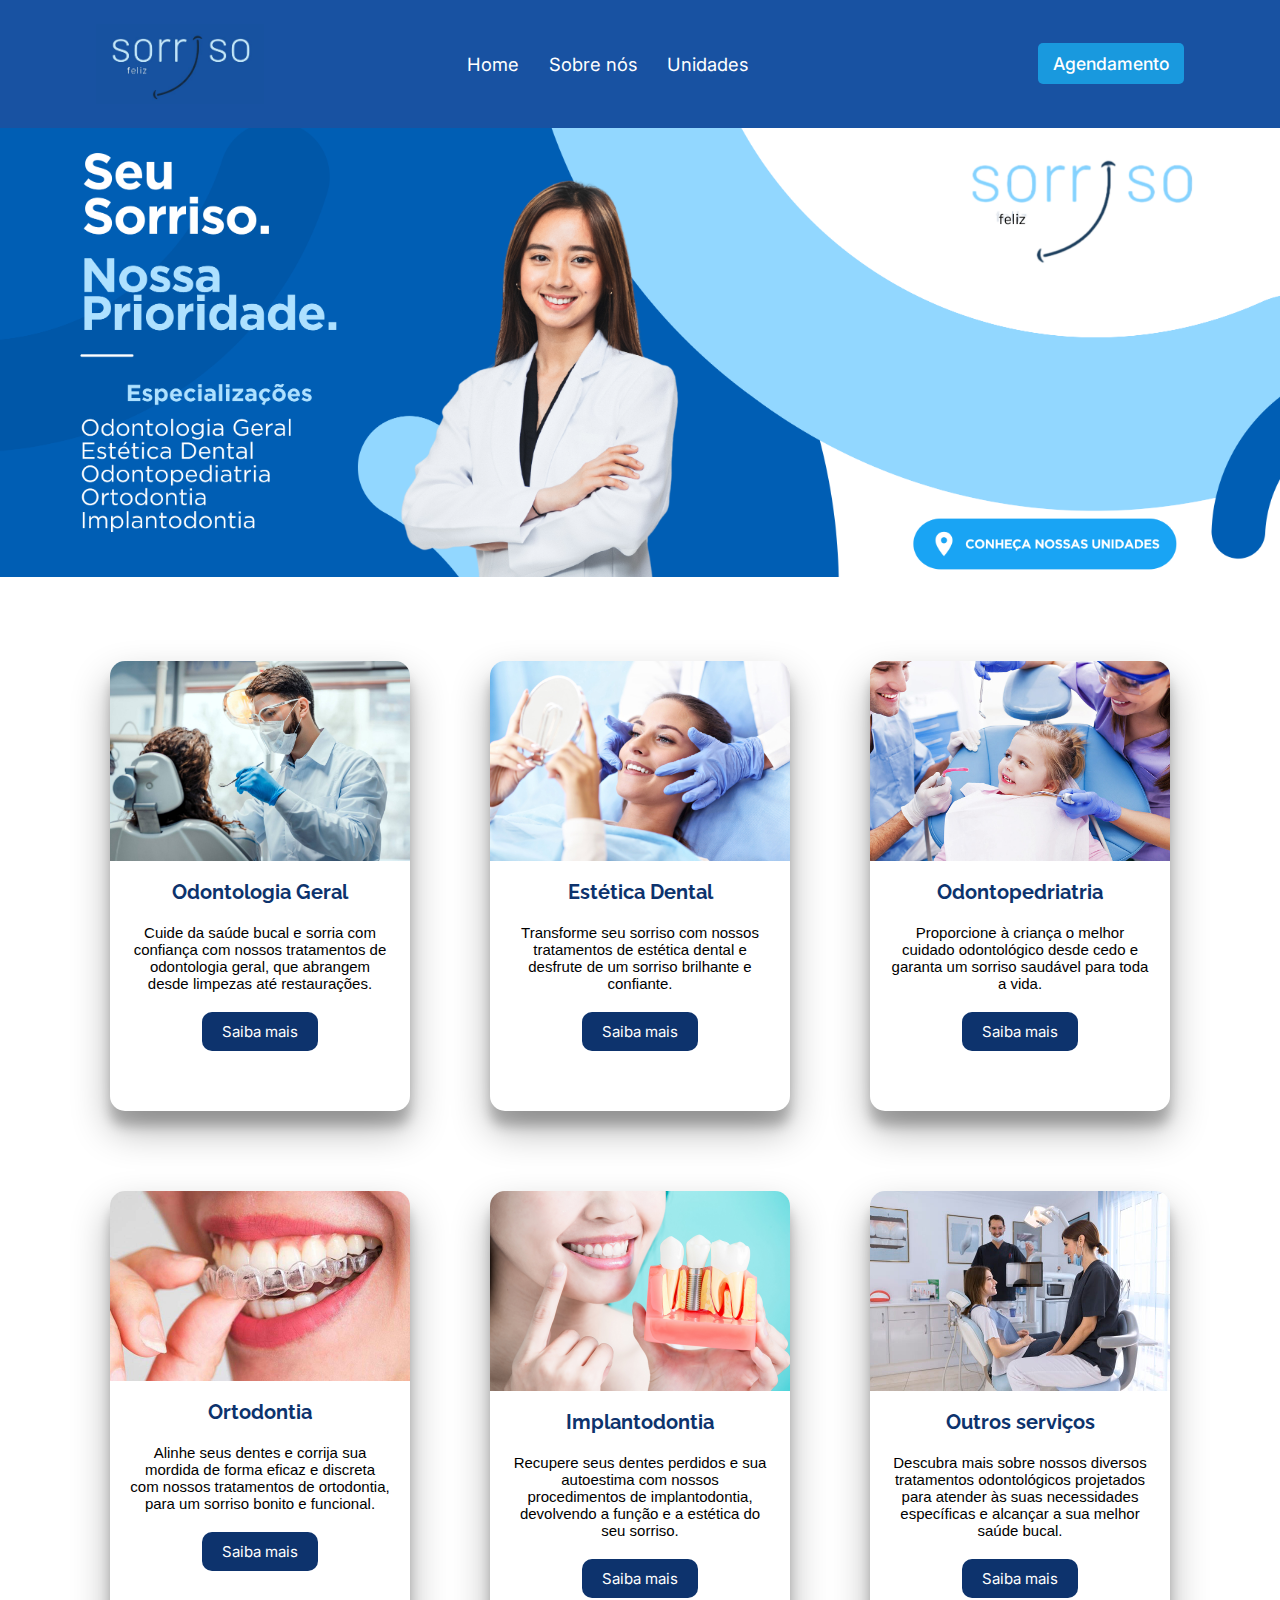
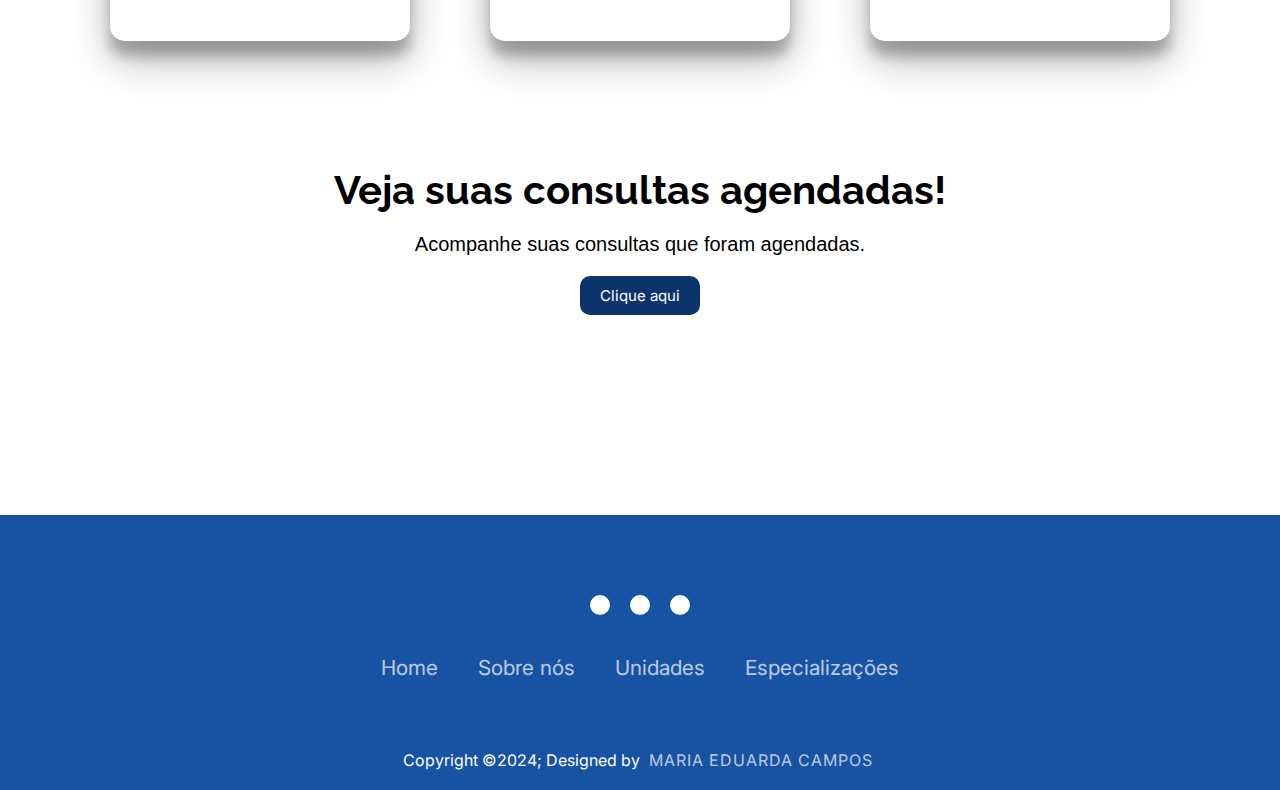
<file: index.html>
<!DOCTYPE html>
<html lang="pt-br">
<head>
    <meta charset="UTF-8">
    <meta name="viewport" content="width=device-width, initial-scale=1.0">
    <title>Clínica odontologica</title>
    <link rel="stylesheet" href="https://cdnjs.cloudflare.com/ajax/libs/font-awesome/6.5.2/css/all.min.css" integrity="sha512-SnH5WK+bZxgPHs44uWIX+LLJAJ9/2PkPKZ5QiAj6Ta86w+fsb2TkcmfRyVX3pBnMFcV7oQPJkl9QevSCWr3W6A==" crossorigin="anonymous" referrerpolicy="no-referrer" />
    <link rel="stylesheet" href="style.css">
    <link rel="preconnect" href="https://fonts.googleapis.com">
<link rel="preconnect" href="https://fonts.gstatic.com" crossorigin>
<link href="https://fonts.googleapis.com/css2?family=Montserrat:ital,wght@0,100..900;1,100..900&family=Poppins:ital,wght@0,100;0,200;0,300;0,400;0,500;0,600;0,700;0,800;0,900;1,100;1,200;1,300;1,400;1,500;1,600;1,700;1,800;1,900&family=Raleway:ital,wght@0,100..900;1,100..900&display=swap" rel="stylesheet">
</head>
<body>
    <header>
        <nav class="nav-bar">
            <div class="logo">
                <img src="sor.png">
            </div>
            <div class="nav-list">
                <ul>
                    <li class="nav-item"><a href="#" class="nav-link">Home</a></li>
                    <li class="nav-item"><a href="#" class="nav-link">Sobre nós</a></li>
                    <li class="nav-item"><a href="#" class="nav-link"> Unidades</a></li>
                </ul>
            </div>
            <div class="agendamento-button">
                <button><a href="agendar.html">Agendamento</a></button>
            </div>
        
    </header>
    <div class="banner">
        <img src="banner_odonto.png">
    </div>
<br>
<br>
    <div class="main">
        <div class="card card1">
            <img src="odonto_geral.jpg" alt="Imagem1">
            <h1>Odontologia Geral</h1>
            <p>Cuide da saúde bucal e sorria com confiança com nossos tratamentos de odontologia geral, que abrangem desde limpezas até restaurações.</p>
            <div class="btn-container">
                <button class="btn">Saiba mais</button>
            </div>
        </div>
        <div class="card card2">
            <img src="estetica.jpg" alt="Imagem2">
            <h1>Estética Dental</h1>
            <p>Transforme seu sorriso com nossos tratamentos de estética dental e desfrute de um sorriso brilhante e confiante.</p>
            <div class="btn-container">
                <button class="btn">Saiba mais</button>
            </div>
        </div>
        <div class="card card3">
            <img src="odontopediatria.jpg" alt="Imagem3">
            <h1>Odontopedriatria</h1>
            <p>Proporcione à criança o melhor cuidado odontológico desde cedo e garanta um sorriso saudável para toda a vida.</p>
            <div class="btn-container">
                <button class="btn">Saiba mais</button>
            </div>
        </div>
        <div class="card card4">
            <img src="ortodontia.jpg" alt="Imagem4">
            <h1>Ortodontia</h1>
            <p>Alinhe seus dentes e corrija sua mordida de forma eficaz e discreta com nossos tratamentos de ortodontia, para um sorriso bonito e funcional.</p>
            <div class="btn-container">
                <button class="btn">Saiba mais</button>
            </div>
        </div>
        <div class="card card5">
            <img src="implantodontia.png" alt="Imagem5">
            <h1>Implantodontia</h1>
            <p>Recupere seus dentes perdidos e sua autoestima com nossos procedimentos de implantodontia, devolvendo a função e a estética do seu sorriso.</p>
            <div class="btn-container">
                <button class="btn">Saiba mais</button>
            </div>
        </div>
        <div class="card card6">
            <img src="outros.jpg" alt="Imagem6">
            <h1>Outros serviços</h1>
            <p>Descubra mais sobre nossos diversos tratamentos odontológicos projetados para atender às suas necessidades específicas e alcançar a sua melhor saúde bucal.</p>
            <div class="btn-container">
                <button class="btn">Saiba mais</button>
            </div>
        </div>
    </div>

    <div class="consultas">
        <h1>Veja suas consultas agendadas!</h1>
        <p>Acompanhe suas consultas que foram agendadas.</p>
        <div class="btn-container">
            <button class="btn"><a class="btn-link" href="visualizar_agendamento.html">Clique aqui</a></button>
        </div>
        
    </div>

    <footer>
        <div class="footerContainer">
            <div class="socialIcons">
                <a href=""><i class="fa-brands fa-facebook"></i></a>
                <a href=""><i class="fa-brands fa-instagram"></i></a>
                <a href=""><i class="fa-brands fa-whatsapp"></i></a>
                
            </div>
            <div class="footerNav">
                <ul><li><a href="">Home</a></li>
                    <li><a href="">Sobre nós</a></li>
                    <li><a href="">Unidades</a></li>
                    <li><a href="">Especializações</a></li>
                </ul>
            </div>
            
        </div>
        <div class="footerBottom">
            <p>Copyright &copy;2024; Designed by <span class="designer">Maria Eduarda Campos</span></p>
        </div>
    </footer>

</body>
</html>
</file>
<file: style.css>
@import url('https://fonts.googleapis.com/css2?family=Inter:wght@200;300;400;500&display=swap');
* {
    padding: 0;
    margin: 0;
    font-family: 'Inter', sans-serif;
}

header {
    background-color: #1852a2;
    box-shadow: 0px 3px 10px #1852a2;
}

.nav-bar {
    display: flex;
    justify-content: space-between;
    padding: 1.5rem 6rem;
}

.logo{
    display: flex;
    height: 80px;
    width: 80px;
}


.nav-list {
    display: flex;
    align-items: center;
}

.nav-list ul {
    display: flex;
    justify-content: center;
    list-style: none;
}

.nav-item {
    margin: 0 15px;
}

.nav-link {
    text-decoration: none;
    font-size: 1.15rem;
    color: #fff;
    font-weight: 400;
}

.agendamento-button button {
    border: none;
    padding: 10px 15px;
    border-radius: 5px;
    background-color: #1999de;
    margin-top: 19px;
}

.agendamento-button button a {
    text-decoration: none;
    color: #fff;
    font-weight: 500;
    font-size: 1.1rem;
}

.banner img {
    width: 100%; 
}


*{
    box-sizing: border-box;
    margin: 0;
    padding: 0;
}

.main{
    display: flex;
    justify-content: center;
    flex-wrap: wrap;
   
}

.card{
    margin: 40px;
    width: 300px;
    height: 450px;
    background-color: #ffffff;
    border-radius: 15px;
    box-shadow: rgba(0, 0, 0, 0.3) 0px 19px 38px, rgba(0, 0, 0, 0.22) 0px 15px 12px;
    
}

.card img{
    width: 100%;
    border-top-left-radius: 15px;
    border-top-right-radius: 15px;
}

.card h1{
    font-family: "Raleway", sans-serif;
    text-align: center;
    font-size: 20px;
    color: #0d336d;
    padding-top: 15px;
}

.card p {
    font-size: 15px;
    padding: 20px 20px;
    text-align: center;
    font-family:'Segoe UI', Tahoma, Geneva, Verdana, sans-serif
}

.btn{
    font-size: 15px;
    padding: 10px 20px;
    border: none;
    background-color: #0d336d;
    color: #fff;
    border-radius: 10px;
    text-align: center; 
}

.btn-container {
    text-align: center; 
   
}

.btn-container .btn-link {
    color: #fff; 
    text-decoration: none; 
}

.btn-container .btn-link:hover {
    color: #ccc; 
}


.consultas h1 {
    padding-top: 85px;
    font-family: "Raleway", sans-serif;
    text-align: center;
    font-size: 40px;    
}

.consultas p{
    font-size: 20px;
    padding: 20px 20px;
    text-align: center;
    font-family:'Segoe UI', Tahoma, Geneva, Verdana, sans-serif 
}

.botao{
    font-size: 15px;
    padding: 10px 20px;
    border: none;
    background-color: #0d336d;
    color: #fff;
    border-radius: 10px;
    text-align: center; 
    box-shadow: 5px 5px 7px rgba(0, 0, 0, 0.6); 
}


.footerContainer{
    margin-top: 200px;
    width: 100%;
    padding: 70px 30px 20px ;
    background-color: #1852a2;
}
.socialIcons{
    display: flex;
    justify-content: center;
}
.socialIcons a{
    text-decoration: none;
    padding:  10px;
    background-color: white;
    margin: 10px;
    border-radius: 50%;
}
.socialIcons a i{
    font-size: 2em;
    color: black;
    opacity: 0,9;
}

.socialIcons a:hover{
    background-color: #111;
    transition: 0.5s;
}
.socialIcons a:hover i{
    color: white;
    transition: 0.5s;
}
.footerNav{
    margin: 30px 0;
}
.footerNav ul{
    display: flex;
    justify-content: center;
    list-style-type: none;
}
.footerNav ul li a{
    color:white;
    margin: 20px;
    text-decoration: none;
    font-size: 1.3em;
    opacity: 0.7;
    transition: 0.5s;

}
.footerNav ul li a:hover{
    opacity: 1;
}
.footerBottom{
    background-color: #1852a2;
    padding: 20px;
    text-align: center;
}
.footerBottom p{
    color: white;
}
.designer{
    opacity: 0.7;
    text-transform: uppercase;
    letter-spacing: 1px;
    font-weight: 400;
    margin: 0px 5px;
}
@media (max-width: 700px){
    .footerNav ul{
        flex-direction: column;
    } 
    .footerNav ul li{
        width:100%;
        text-align: center;
        margin: 10px;
    }
    .socialIcons a{
        padding: 8px;
        margin: 4px;
    }
}
</file>
